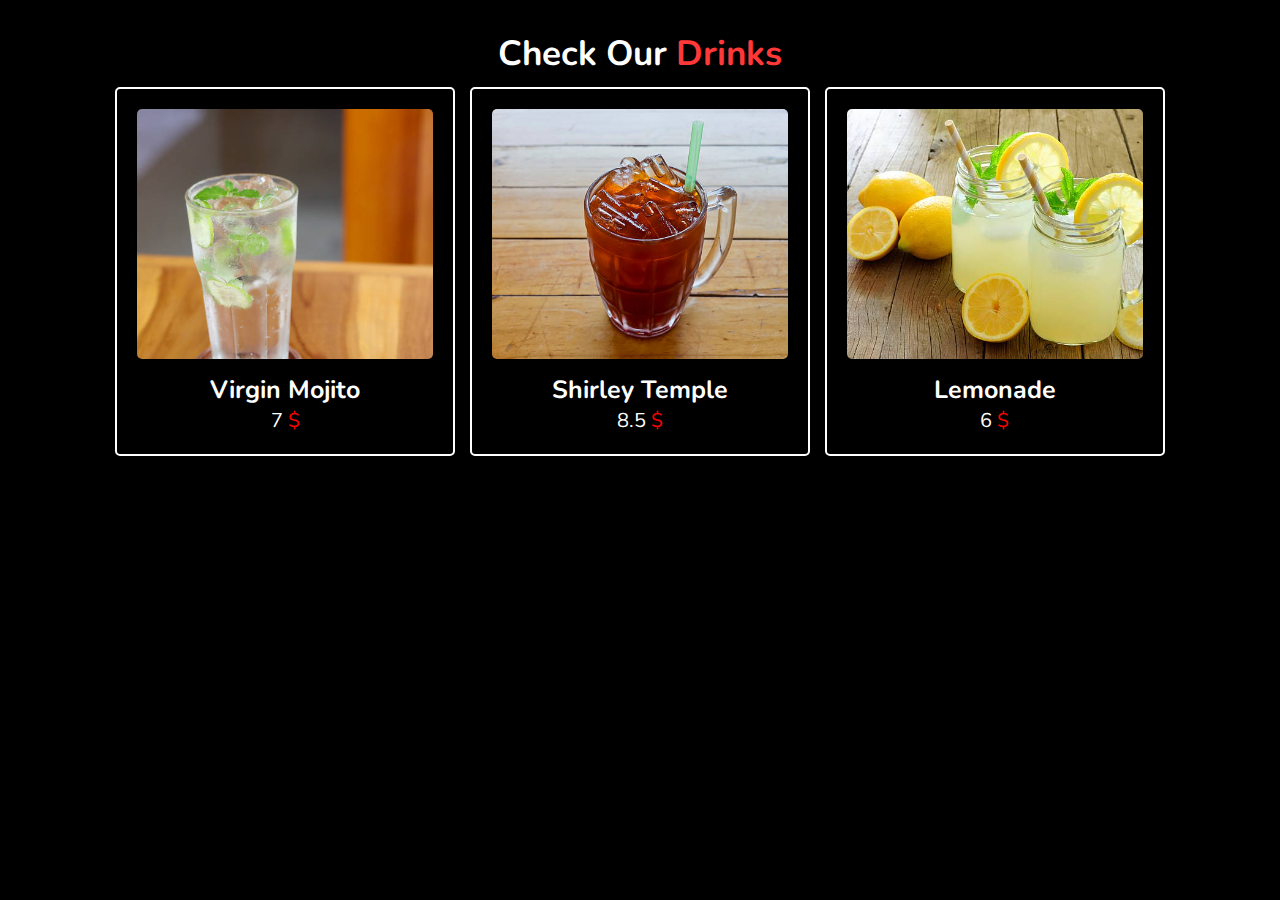
<file: drinks.html>
<!DOCTYPE html>
<html lang="en">
<head>
    <meta charset="UTF-8">
    <meta name="viewport" content="width=device-width, initial-scale=1.0">
    <title>Drinks</title>
    <link rel="stylesheet" href="style.css">
</head>
<body>
   
      <section class="popular" id="popular">
        <h1 class="heading">Check Our <span>Drinks</span> </h1>
  
        <div class="box-container">
          <div class="box">
            
            <img src="Virgin Mojito.jpg" alt="" />
            <h3>Virgin Mojito</h3>
           
           <p style="color: white; font-size: 20px;">7 <span style="color: red;">$</span></p>
          </div>
  
          <div class="box">
           
            <img src="Shirley Temple.jpg" alt="" />
            <h3>Shirley Temple</h3>
            <p style="color: white; font-size: 20px;">8.5 <span style="color: red;">$</span></p>
      
          </div>
  
          <div class="box">
            <img src="lem.jpg" alt="" />
            <h3>Lemonade</h3>
            
            <p style="color: white; font-size: 20px;">6 <span style="color: red;">$</span></p>
          </div>
  
         
        
        </div>
      </section>
</body>
</html>
</file>
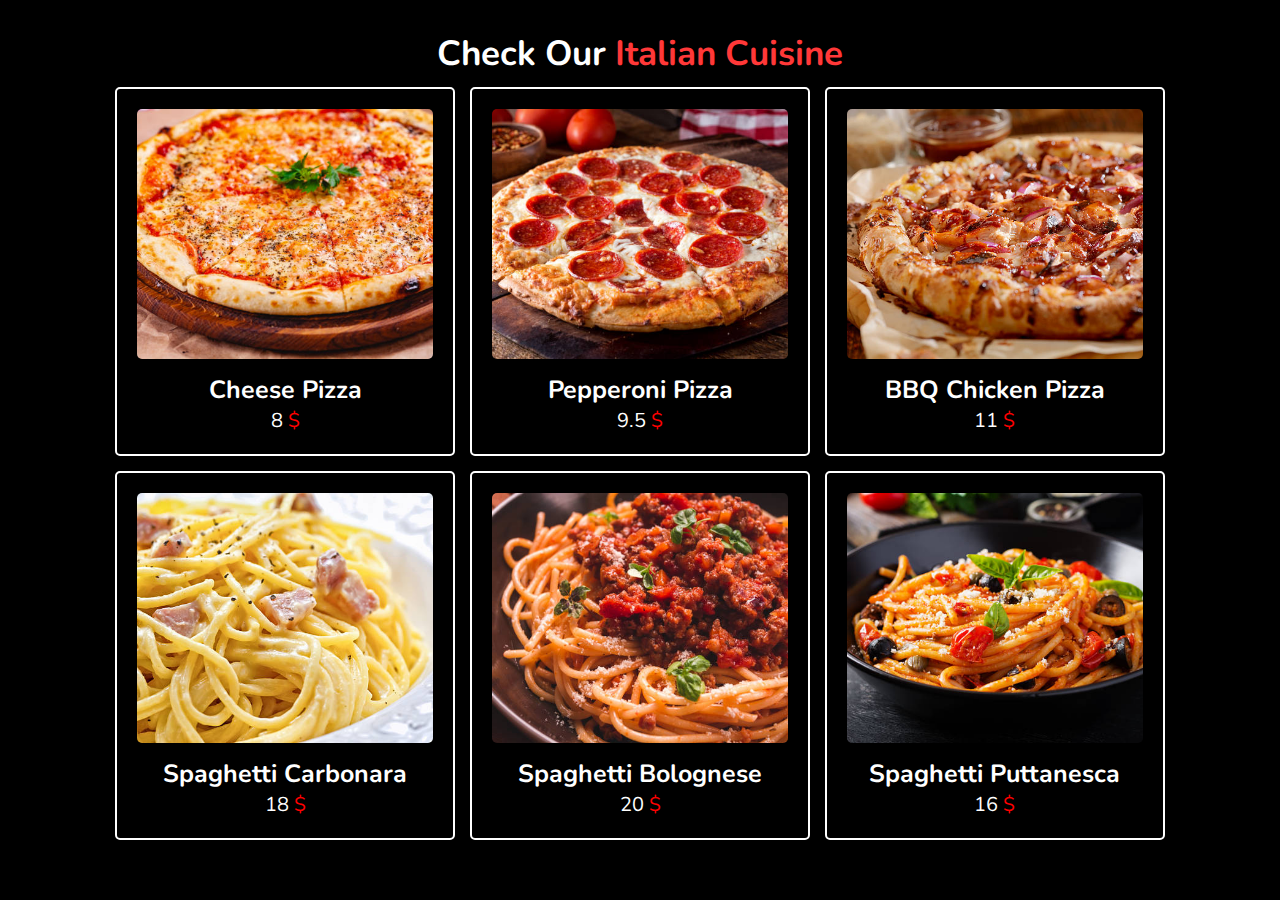
<file: italian.html>
<!DOCTYPE html>
<html lang="en">
<head>
    <meta charset="UTF-8">
    <meta name="viewport" content="width=device-width, initial-scale=1.0">
    <title>Italian</title>
    <link rel="stylesheet" href="style.css">
</head>
<body>
   
      <section class="popular" id="popular">
        <h1 class="heading">Check Our <span>Italian Cuisine</span> </h1>
  
        <div class="box-container">
          <div class="box">
            
            <img src="chpizza.jpg" alt="" />
            <h3>Cheese Pizza</h3>
           
           <p style="color: white; font-size: 20px;">8 <span style="color: red;">$</span></p>
          </div>
  
          <div class="box">
           
            <img src="pep.jpg" alt="" />
            <h3>Pepperoni Pizza</h3>
            <p style="color: white; font-size: 20px;">9.5 <span style="color: red;">$</span></p>
      
          </div>
  
          <div class="box">
            <img src="bbqchicken.jpg" alt="" />
            <h3>BBQ Chicken Pizza</h3>
            
            <p style="color: white; font-size: 20px;">11 <span style="color: red;">$</span></p>
          </div>
  
         
          <div class="box">
            <img src="sp1.jpg" alt="" />
            <h3>Spaghetti Carbonara</h3>
            <p style="color: white; font-size: 20px;">18 <span style="color: red;">$</span></p>

          </div>
  
          <div class="box">
            <img src="sp2.jpg" alt="" />
            <h3>Spaghetti Bolognese</h3>
           
            <p style="color: white; font-size: 20px;">20 <span style="color: red;">$</span></p>
        </div>
  
  
          <div class="box">
            <img src="sp3.jpg" alt="" />
            <h3>Spaghetti Puttanesca</h3>
            <p style="color: white; font-size: 20px;">16 <span style="color: red;">$</span></p>
            
          </div>
        </div>
      </section>
</body>
</html>
</file>
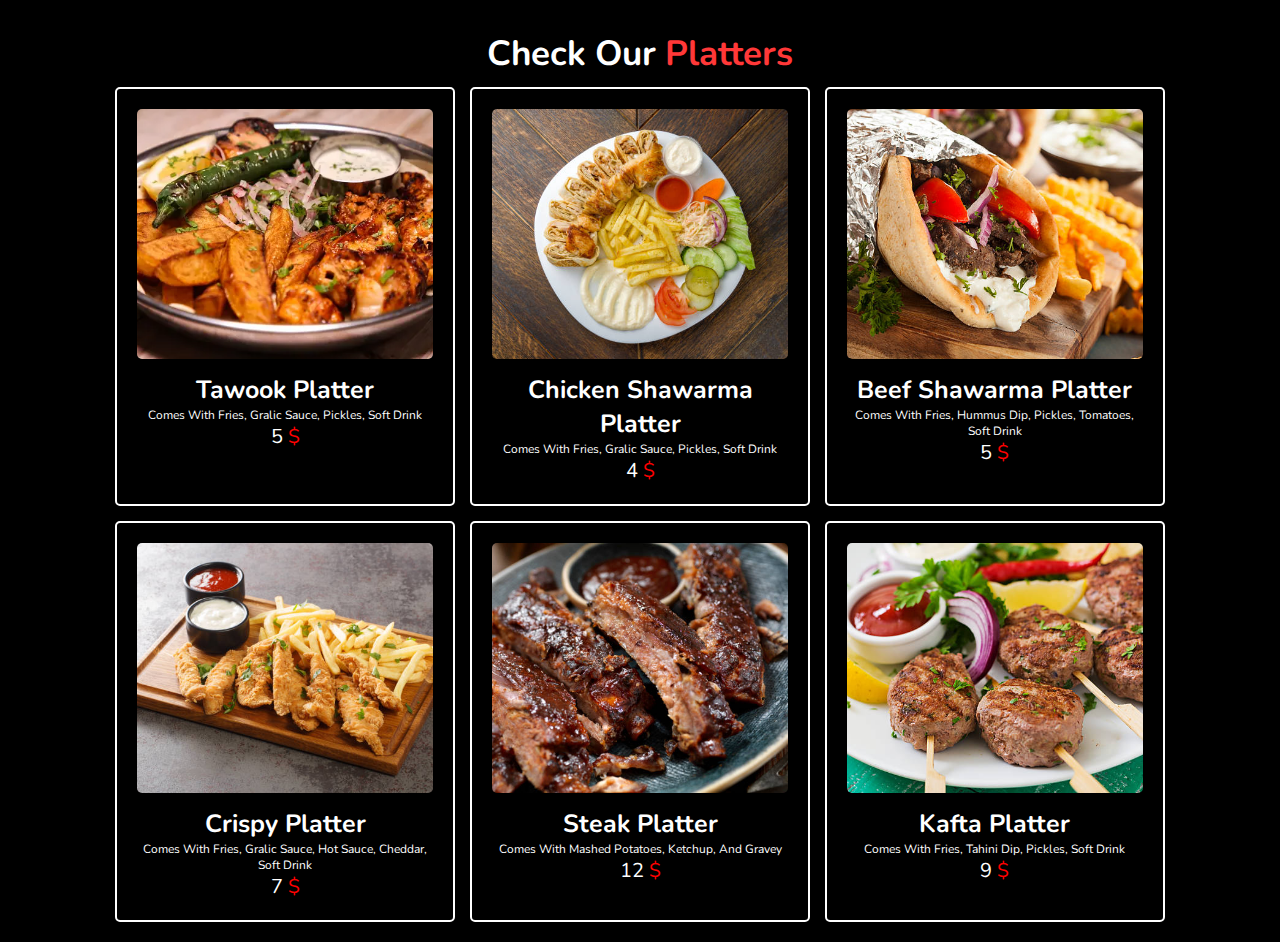
<file: platters.html>
<!DOCTYPE html>
<html lang="en">
<head>
    <meta charset="UTF-8">
    <meta name="viewport" content="width=device-width, initial-scale=1.0">
    <title>Platters</title>
    <link rel="stylesheet" href="style.css">
</head>
<body>
   
      <section class="popular" id="popular">
        <h1 class="heading">Check Our <span>Platters</span> </h1>
  
        <div class="box-container">
          <div class="box">
            
            <img src="tawook.jpeg" alt="" />
            <h3>Tawook Platter</h3>
            <p style="color: white; font-size: 12px;">Comes with Fries, Gralic sauce, Pickles, Soft drink</p>
           <p style="color: white; font-size: 20px;">5 <span style="color: red;">$</span></p>
          </div>
  
          <div class="box">
           
            <img src="chickenshawarma.jpg" alt="" />
            <h3>Chicken Shawarma Platter</h3>
            <p style="color: white; font-size: 12px;">Comes with Fries, Gralic sauce, Pickles, Soft drink</p>
           <p style="color: white; font-size: 20px;">4 <span style="color: red;">$</span></p>
      
          </div>
  
          <div class="box">
            <img src="beefshawarma.jpeg" alt="" />
            <h3>Beef Shawarma Platter</h3>
            
            <p style="color: white; font-size: 12px;">Comes with Fries, Hummus dip, Pickles, Tomatoes, Soft drink</p>
            <p style="color: white; font-size: 20px;">5 <span style="color: red;">$</span></p>
          </div>
  
         
          <div class="box">
            <img src="crispy.jpg" alt="" />
            <h3>Crispy Platter</h3>
            <p style="color: white; font-size: 12px;">Comes with Fries, Gralic sauce, Hot Sauce, Cheddar, Soft drink</p>
           <p style="color: white; font-size: 20px;">7 <span style="color: red;">$</span></p>

          </div>
  
          <div class="box">
            <img src="steak.jpg" alt="" />
            <h3>Steak Platter</h3>
           
            <p style="color: white; font-size: 12px;">Comes with Mashed Potatoes, Ketchup, and Gravey</p>
            <p style="color: white; font-size: 20px;">12 <span style="color: red;">$</span></p>
        </div>
  
  
          <div class="box">
            <img src="kafta.jpg" alt="" />
            <h3>Kafta Platter</h3>
            <p style="color: white; font-size: 12px;">Comes with Fries, Tahini dip, Pickles, Soft drink</p>
           <p style="color: white; font-size: 20px;">9 <span style="color: red;">$</span></p>
            
          </div>
        </div>
      </section>
</body>
</html>
</file>
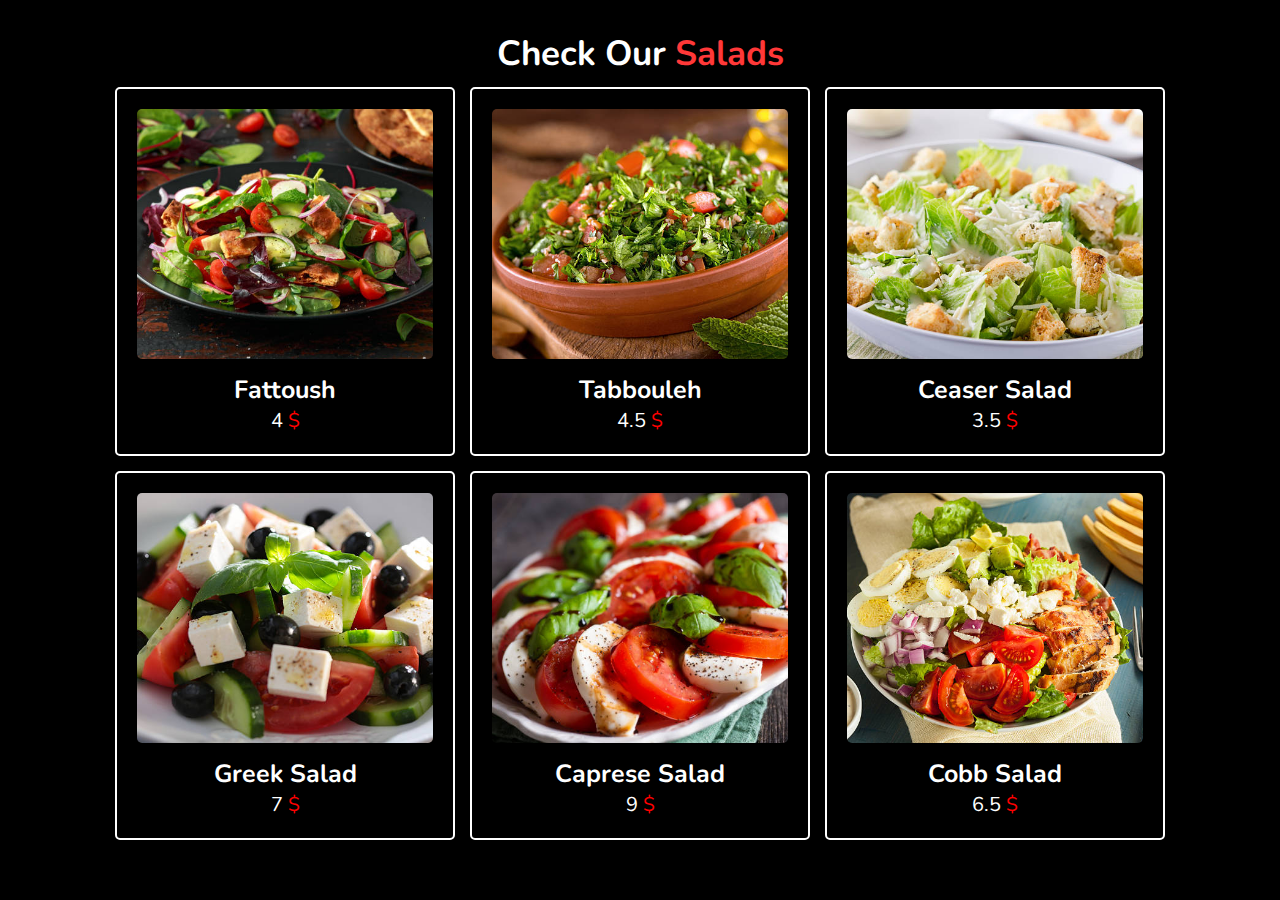
<file: salads.html>
<!DOCTYPE html>
<html lang="en">
<head>
    <meta charset="UTF-8">
    <meta name="viewport" content="width=device-width, initial-scale=1.0">
    <title>Salads</title>
    <link rel="stylesheet" href="style.css">
</head>
<body>
   
      <section class="popular" id="popular">
        <h1 class="heading">Check Our <span>Salads</span> </h1>
  
        <div class="box-container">
          <div class="box">
            
            <img src="fattoush.jpg" alt="" />
            <h3>Fattoush</h3>
           
           <p style="color: white; font-size: 20px;">4 <span style="color: red;">$</span></p>
          </div>
  
          <div class="box">
           
            <img src="tabbouleh.jpg" alt="" />
            <h3>Tabbouleh</h3>
            <p style="color: white; font-size: 20px;">4.5 <span style="color: red;">$</span></p>
      
          </div>
  
          <div class="box">
            <img src="ceaser salad.jpg" alt="" />
            <h3>Ceaser Salad</h3>
            
            <p style="color: white; font-size: 20px;">3.5 <span style="color: red;">$</span></p>
          </div>
  
         
          <div class="box">
            <img src="greek.jpg" alt="" />
            <h3>Greek Salad</h3>
            <p style="color: white; font-size: 20px;">7 <span style="color: red;">$</span></p>

          </div>
  
          <div class="box">
            <img src="Caprese Salad.jpg" alt="" />
            <h3>Caprese Salad</h3>
           
            <p style="color: white; font-size: 20px;">9 <span style="color: red;">$</span></p>
        </div>
  
  
          <div class="box">
            <img src="cobb.jpg" alt="" />
            <h3>Cobb Salad</h3>
            <p style="color: white; font-size: 20px;">6.5 <span style="color: red;">$</span></p>
            
          </div>
        </div>
      </section>
</body>
</html>
</file>
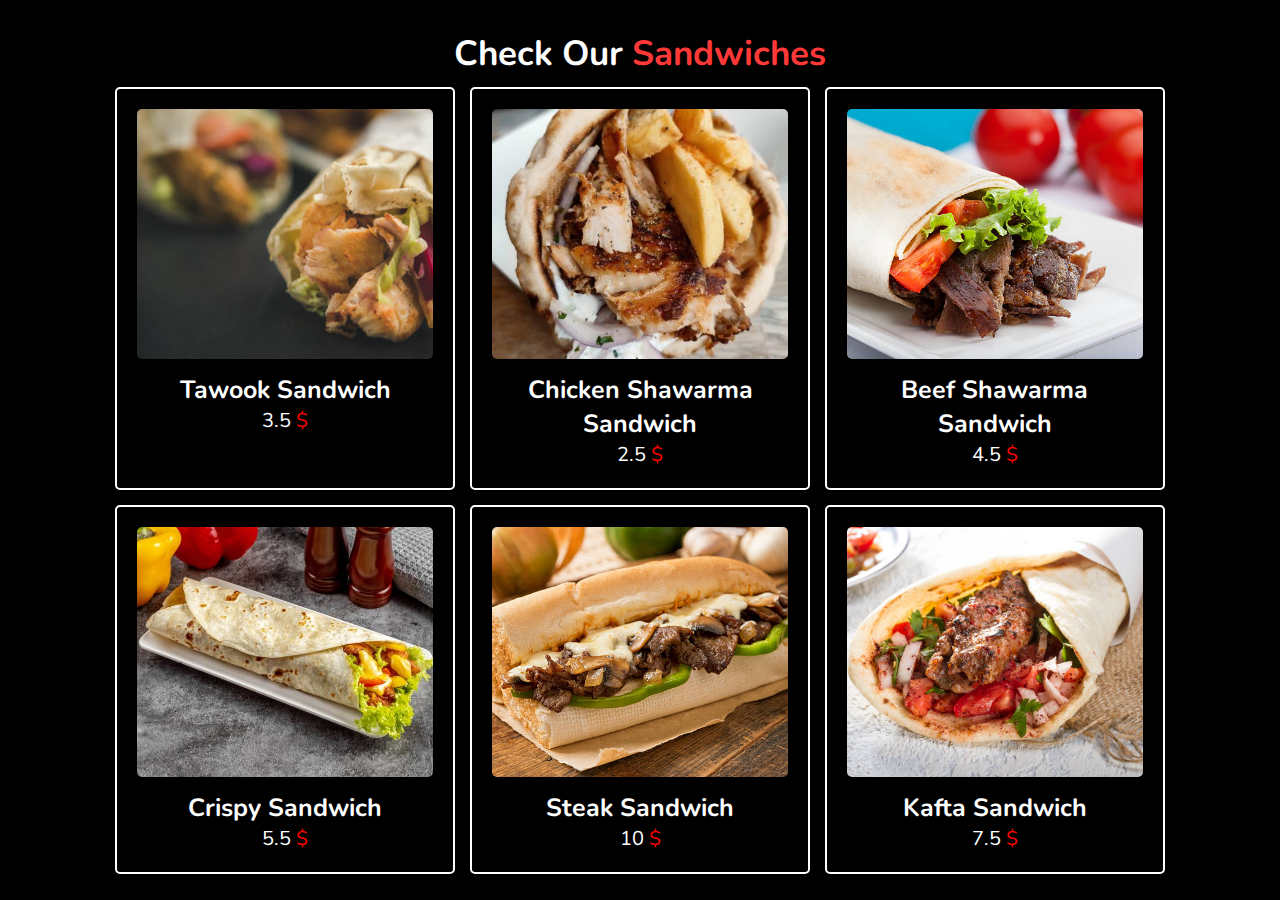
<file: sandwiches.html>
<!DOCTYPE html>
<html lang="en">
<head>
    <meta charset="UTF-8">
    <meta name="viewport" content="width=device-width, initial-scale=1.0">
    <title>Sandwiches</title>
    <link rel="stylesheet" href="style.css">
</head>
<body>
   
      <section class="popular" id="popular">
        <h1 class="heading">Check Our <span>Sandwiches</span> </h1>
  
        <div class="box-container">
          <div class="box">
            
            <img src="tawooksand.jpg" alt="" />
            <h3>Tawook Sandwich</h3>
           
           <p style="color: white; font-size: 20px;">3.5 <span style="color: red;">$</span></p>
          </div>
  
          <div class="box">
           
            <img src="chicshawsand.jpg" alt="" />
            <h3>Chicken Shawarma Sandwich</h3>
            <p style="color: white; font-size: 20px;">2.5 <span style="color: red;">$</span></p>
      
          </div>
  
          <div class="box">
            <img src="beefshawsand.jpg" alt="" />
            <h3>Beef Shawarma Sandwich</h3>
            
            <p style="color: white; font-size: 20px;">4.5 <span style="color: red;">$</span></p>
          </div>
  
         
          <div class="box">
            <img src="crispysand.jpg" alt="" />
            <h3>Crispy Sandwich</h3>
            <p style="color: white; font-size: 20px;">5.5 <span style="color: red;">$</span></p>

          </div>
  
          <div class="box">
            <img src="steaksand.jpg" alt="" />
            <h3>Steak Sandwich</h3>
           
            <p style="color: white; font-size: 20px;">10 <span style="color: red;">$</span></p>
        </div>
  
  
          <div class="box">
            <img src="kaftasand.jpg" alt="" />
            <h3>Kafta Sandwich</h3>
            <p style="color: white; font-size: 20px;">7.5 <span style="color: red;">$</span></p>
            
          </div>
        </div>
      </section>
</body>
</html>
</file>
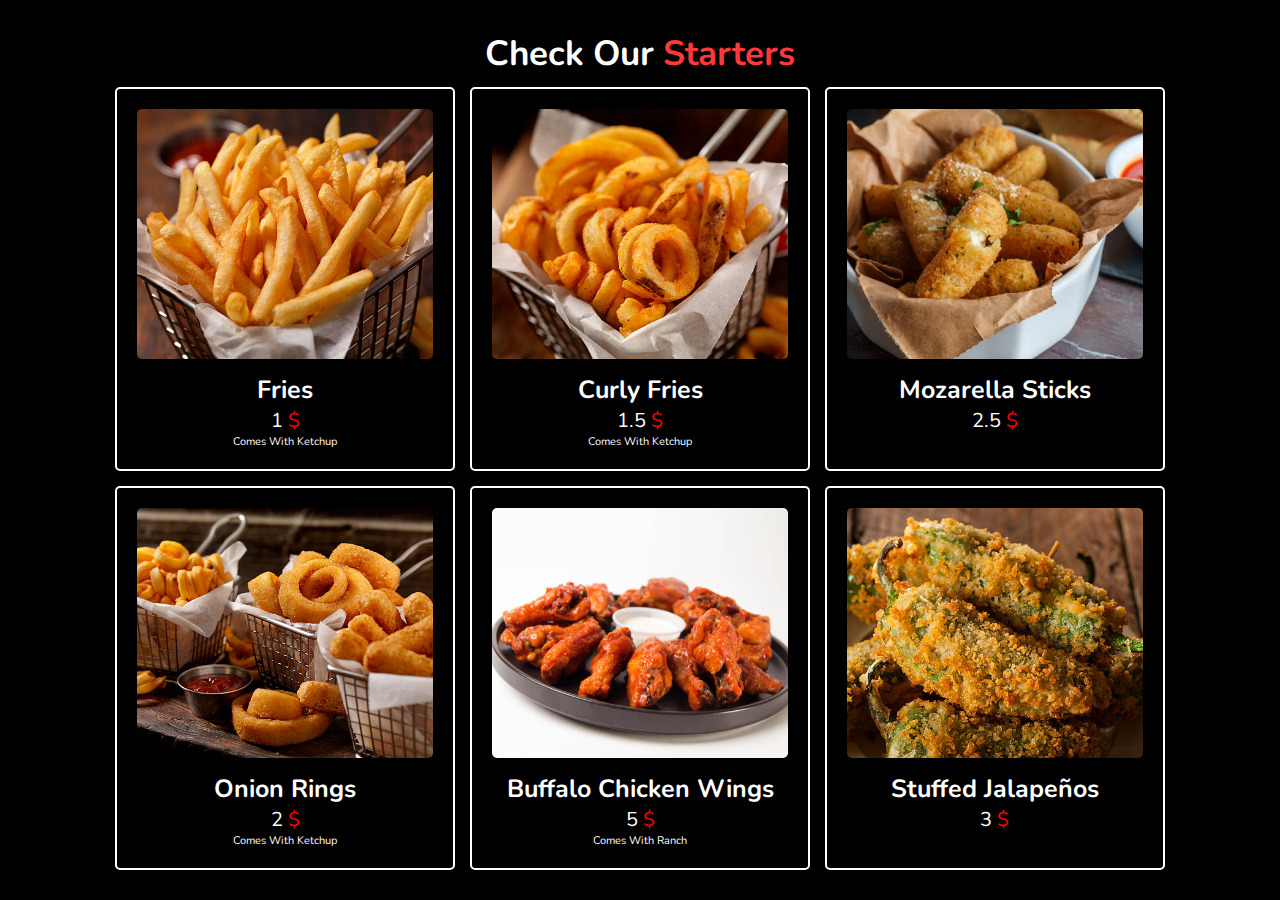
<file: starters.html>
<!DOCTYPE html>
<html lang="en">
<head>
    <meta charset="UTF-8">
    <meta name="viewport" content="width=device-width, initial-scale=1.0">
    <title>Starters</title>
    <link rel="stylesheet" href="style.css">
</head>
<body>
   
      <section class="popular" id="popular">
        <h1 class="heading">Check Our <span>Starters</span> </h1>
  
        <div class="box-container">
          <div class="box">
            
            <img src="friesimg.jpg" alt="" />
            <h3>Fries</h3>
            <p style="color: white; font-size: 20px;">1 <span style="color: red;">$</span></p>
            <p style="color: white; font-size: 11px;">Comes with Ketchup</p>

          
          </div>
  
          <div class="box">
           
            <img src="curly.jpg" alt="" />
            <h3>Curly Fries</h3>
           
            <p style="color: white; font-size: 20px;">1.5 <span style="color: red;">$</span></p>
            <p style="color: white; font-size: 11px;">Comes with Ketchup</p>

      
          </div>
  
          <div class="box">
            <img src="mozsticks.jpg" alt="" />
            <h3>Mozarella Sticks</h3>
            
            <p style="color: white; font-size: 20px;">2.5 <span style="color: red;">$</span></p>
          </div>
  
         
          <div class="box">
            <img src="onion.jpg" alt="" />
            <h3>Onion Rings</h3>
            <p style="color: white; font-size: 20px;">2 <span style="color: red;">$</span></p>
            <p style="color: white; font-size: 11px;">Comes with Ketchup</p>

          </div>
  
          <div class="box">
            <img src="buffalo.jpg" alt="" />
            <h3>Buffalo Chicken Wings</h3>
           
            <p style="color: white; font-size: 20px;">5 <span style="color: red;">$</span></p>
            <p style="color: white; font-size: 11px;">Comes with Ranch</p>

        </div>
  
  
          <div class="box">
            <img src="stufjal.jpg" alt="" />
            <h3>Stuffed Jalapeños</h3>
            <p style="color: white; font-size: 20px;">3 <span style="color: red;">$</span></p>
            
          </div>
        </div>
      </section>
</body>
</html>
</file>
<file: style.css>
@import url("https://fonts.googleapis.com/css2?family=Nunito:wght@200;300;400;600;700&display=swap");

:root {
  --red: #ff3838;
}

* {
  font-family: "Nunito", sans-serif;
  margin: 0;
  padding: 0;
  box-sizing: border-box;
  outline: none;
  border: none;
  text-decoration: none;
  text-transform: capitalize;
  
}



html {
  font-size: 62.5%;
  overflow-x: hidden;
  scroll-behavior: smooth;
  scroll-padding-top: 6rem;
}

body {
  background: #000;
}

section {
  padding: 2rem 9%;
}

.heading {
  text-align: center;
  font-size: 3.5rem;
  padding: 1rem;
  color: #fff;
}

.heading span {
  color: var(--red);
}

.btn {
  display: inline-block;
  padding: 0.8rem 3rem;
  border: 0.2rem solid var(--red);
  color: var(--red);
  cursor: pointer;
  font-size: 1.7rem;
  border-radius: 0.5rem;
  position: relative;
  overflow: hidden;
  z-index: 0;
  margin-top: 1rem;
}

.btn::before {
  content: "";
  position: absolute;
  top: 0;
  right: 0;
  width: 0%;
  height: 100%;
  background: var(--red);
  transition: 0.3s linear;
  z-index: -1;
}

.btn:hover::before {
  width: 100%;
  left: 0;
}

.btn:hover {
  color: #fff;
}

header {
  top: 0;
  left: 0;
  right: 0;
  position: fixed;
  z-index: 1000;
  display: flex;
  justify-content: space-between;
  align-items: center;
  background: #000;
  padding: 2rem 9%;
  box-shadow: 0 0.5rem 1rem rgba(0, 0, 0, 0.1);
}

header .logo {
  font-size: 2.5rem;
  font-weight: bolder;
  color: #fff;
}

header .logo i {
  padding-right: 0.5rem;
  color: var(--red);
}

header .navbar a {
  font-size: 2rem;
  color: #fff;
  margin-left: 2rem;
}

header .navbar a:hover {
  color: var(--red);
}
.home{
  background-image: url(home.jpg);
}

#menu-bar {
  font-size: 3rem;
  cursor: pointer;
  color: #fff;
  border: 0.1rem solid #666;
  border-radius: 0.3rem;
  padding: 0.5rem 1.5rem;
  display: none;
}

.home {
  display: flex;
  flex-wrap: wrap;
  gap: 1.5rem;
  min-height: 100vh;
  align-items: center;
  background-color: #000;
  background-size: cover;
  background-position: center;
}

.home .content {
  flex: 1 1 40rem;
  padding-top: 6rem;
}

.home .content h3 {
  font-size: 5rem;
  color: #fff;
}

.home .content p {
  font-size: 1.7rem;
  color: #fff;
  padding: 1rem 0;
}

.home .image {
  flex: 1 1 40rem;
}

.home .image img {
  width: 100%;
  padding: 1rem;
}


.popular .box-container {
  display: flex;
  flex-wrap: wrap;
  gap: 1.5rem;
}

.popular .box-container .box {
  padding: 2rem;
  background: #000;
  box-shadow: 0.5rem 2rem rgba(0, 0, 0, 0.1);
  border: 0.2rem solid rgb(255, 255, 255);
  border-radius: 0.5rem;
  text-align: center;
  flex: 1 1 30rem;
  position: relative;
}

.popular .box-container .box img {
  height: 25rem;
  width: 100%;
  object-fit: cover;
  border-radius: 0.5rem;
}

.popular .box-container .box h3 {
  color: #fff;
  font-size: 2.5rem;
  padding-top: 1rem;
}

.review .box-container {
  display: flex;
  flex-wrap: wrap;
  gap: 1.5rem;
}

.review .box-container .box {
  text-align: center;
  padding: 2rem;
  border: 1rem solid #fff;
  box-shadow: 0 0.5rem 1rem rgba(0, 0, 0, 0.3);
  border-radius: 0.5rem;
  background: #000;
  flex: 1 1 30rem;
  margin-top: 6rem;
}

.review .box-container .box img {
  height: 12rem;
  width: 12rem;
  border-radius: 50%;
  margin-top: -8rem;
  border: 1rem solid #fff;
  object-fit: cover;
}

.review .box-container .box h3 {
  font-size: 2.5rem;
  color: #fff;
  padding: 0.5rem 0;
}

.review .box-container .box .stars i {
  font-size: 2rem;
  color: var(--red);
  padding: 0.5rem 0;
}

.review .box-container .box p {
  font-size: 1.7rem;
  color: #fff;
  padding: 1rem 0;
}



.footer {
  background: #000;
  text-align: center;
}

.footer .share {
  display: flex;
  gap: 1.5rem;
  justify-content: center;
  flex-wrap: wrap;
}

.footer .credit {
  padding: 2.5rem 1rem;
  color: #fff;
  font-weight: normal;
  font-size: 2rem;
}

.footer .credit span {
  color: var(--red);
}

#scroll-top {
  position: fixed;
  top: -120%;
  right: 2rem;
  padding: 0.5rem 1.5rem;
  font-size: 4rem;
  background: var(--red);
  color: #fff;
  border-radius: 0.5rem;
  transition: 0.5s linear;
}

#scroll-top.active {
  top: calc(100% - 12rem);
}

.loader-container {
  position: fixed;
  top: 0;
  left: 0;
  z-index: 10000;
  background: #fff;
  display: flex;
  justify-content: center;
  align-items: center;
  height: 100%;
  width: 100%;
}

.loader-container.fade-out {
  top: -120%;
}

/* media quiries */
@media (max-width: 991px) {
  html {
    font-size: 55%;
  }

  header {
    padding: 2rem;
  }

  section {
    padding: 2rem;
  }
}

@media (max-width: 768px) {
  #menu-bar {
    display: initial;
  }

  header .navbar {
    position: absolute;
    top: 100%;
    left: 0;
    right: 0;
    background: #f7f7f7;
    border-top: 0.1rem solid rgba(0, 0, 0, 0.1);
    display: none;
  }

  header .navbar.active {
    display: initial;
  }

  header .navbar a {
    padding: 1.5rem;
    margin: 1.5rem;
    display: block;
    border: 0.2rem solid rgba(0, 0, 0, 0.1);
    border-left: 0.5rem solid var(--red);
    background: #fff;
  }
}

@media (max-width: 450px) {
  html {
    font-size: 50%;
  }
  .order .row form .inputBox input {
    width: 100%;
  }
}
</file>
